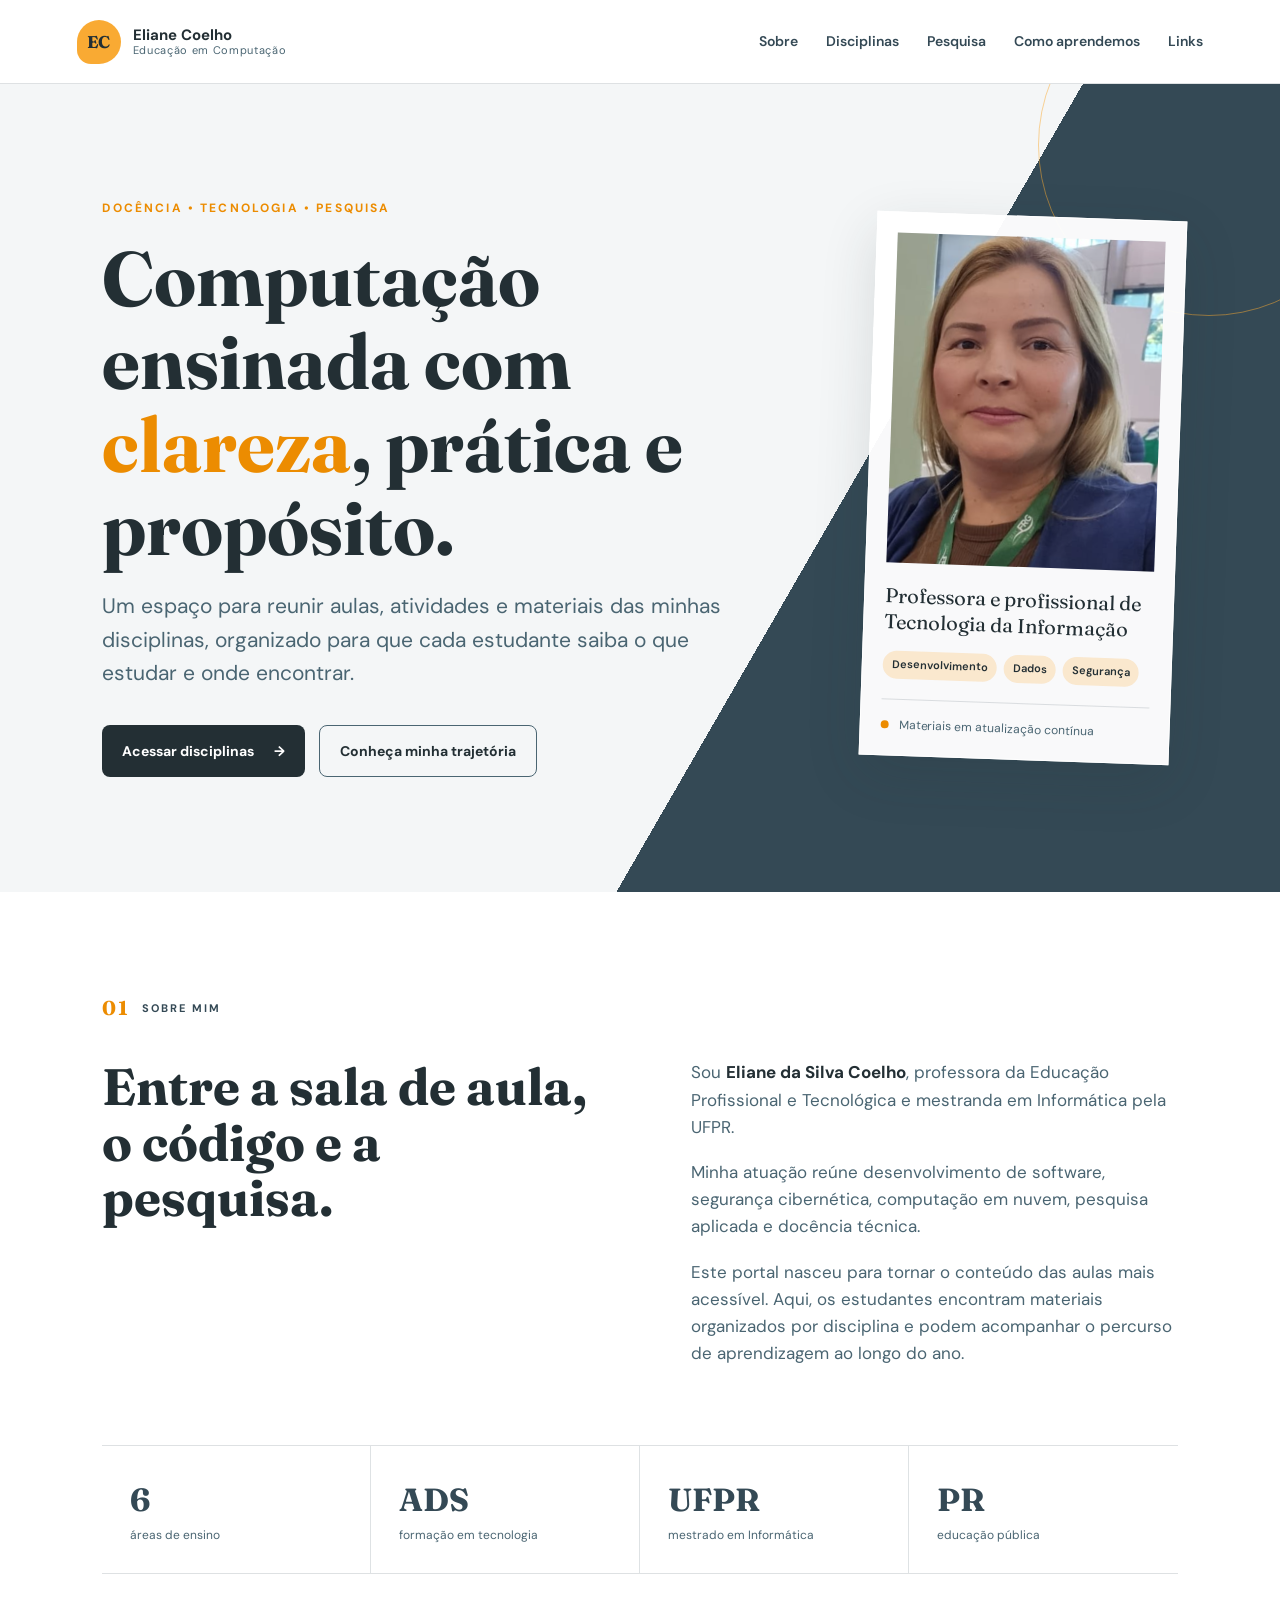
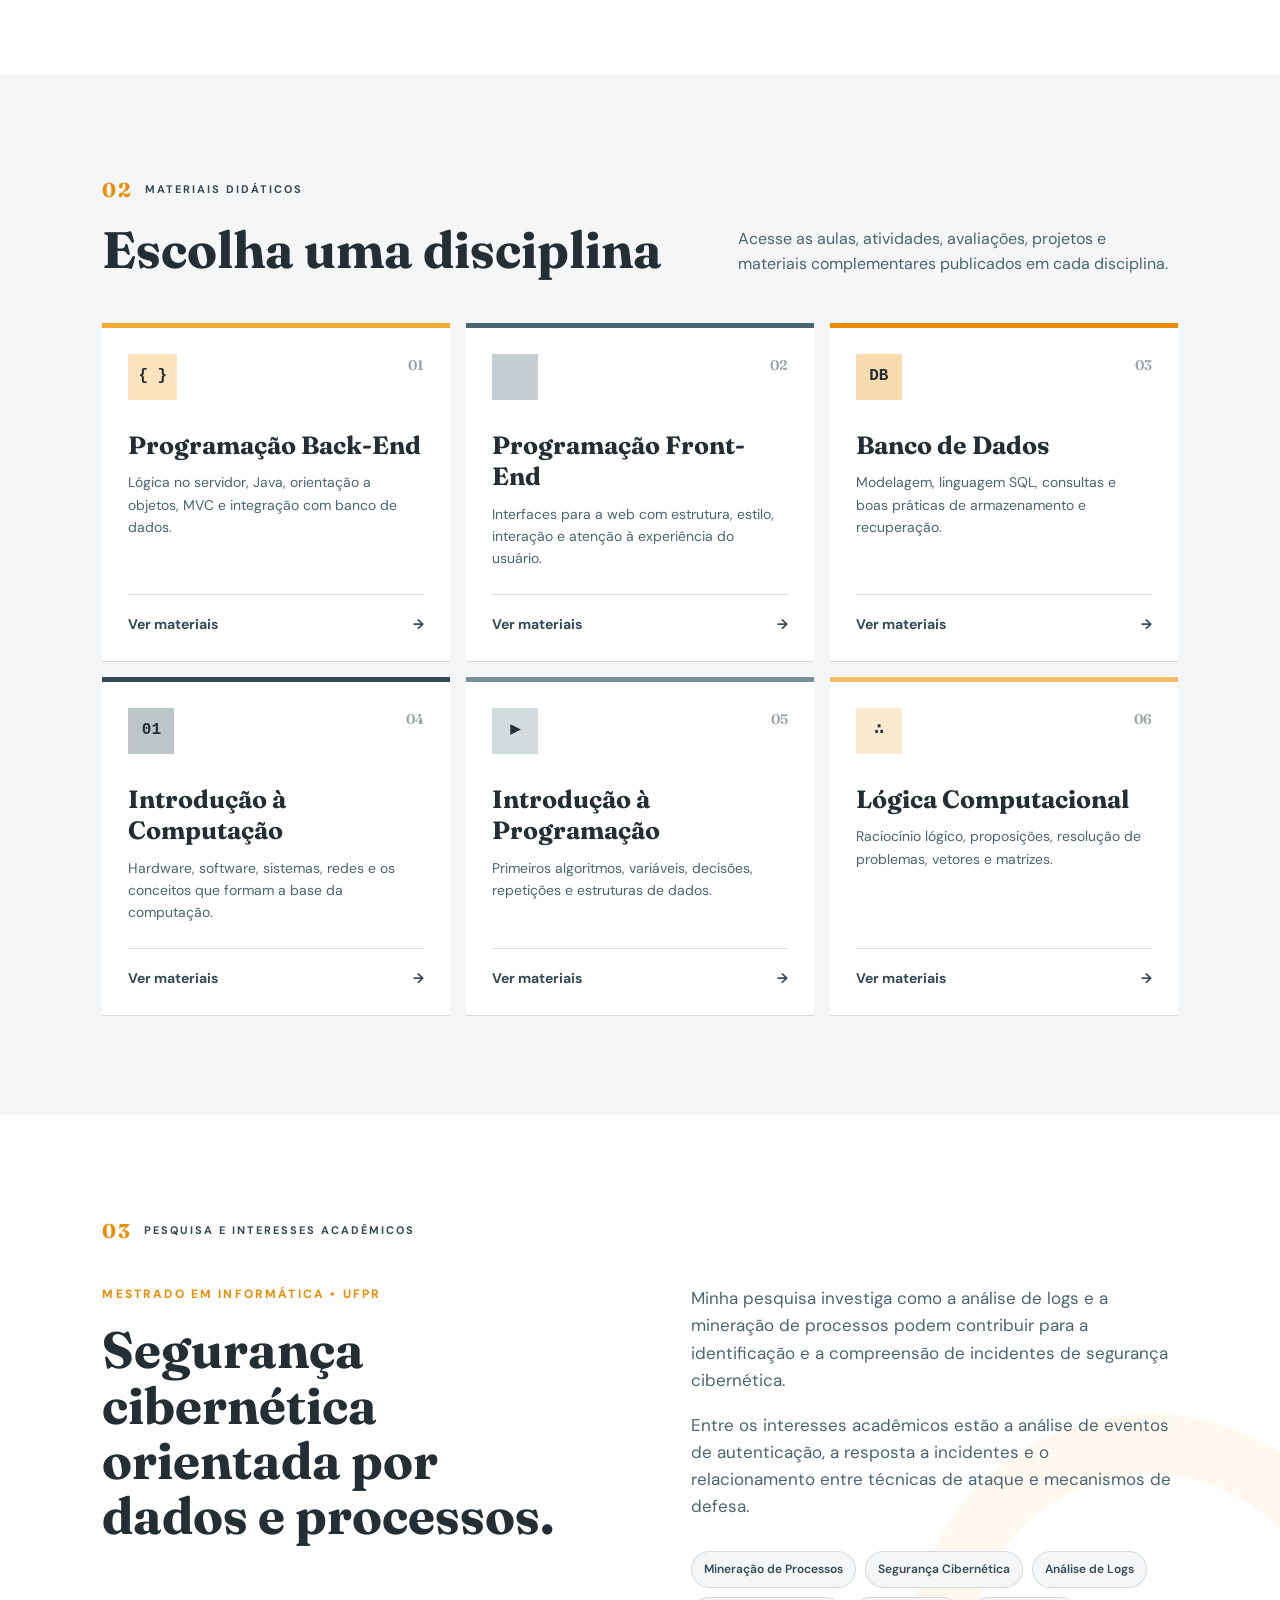
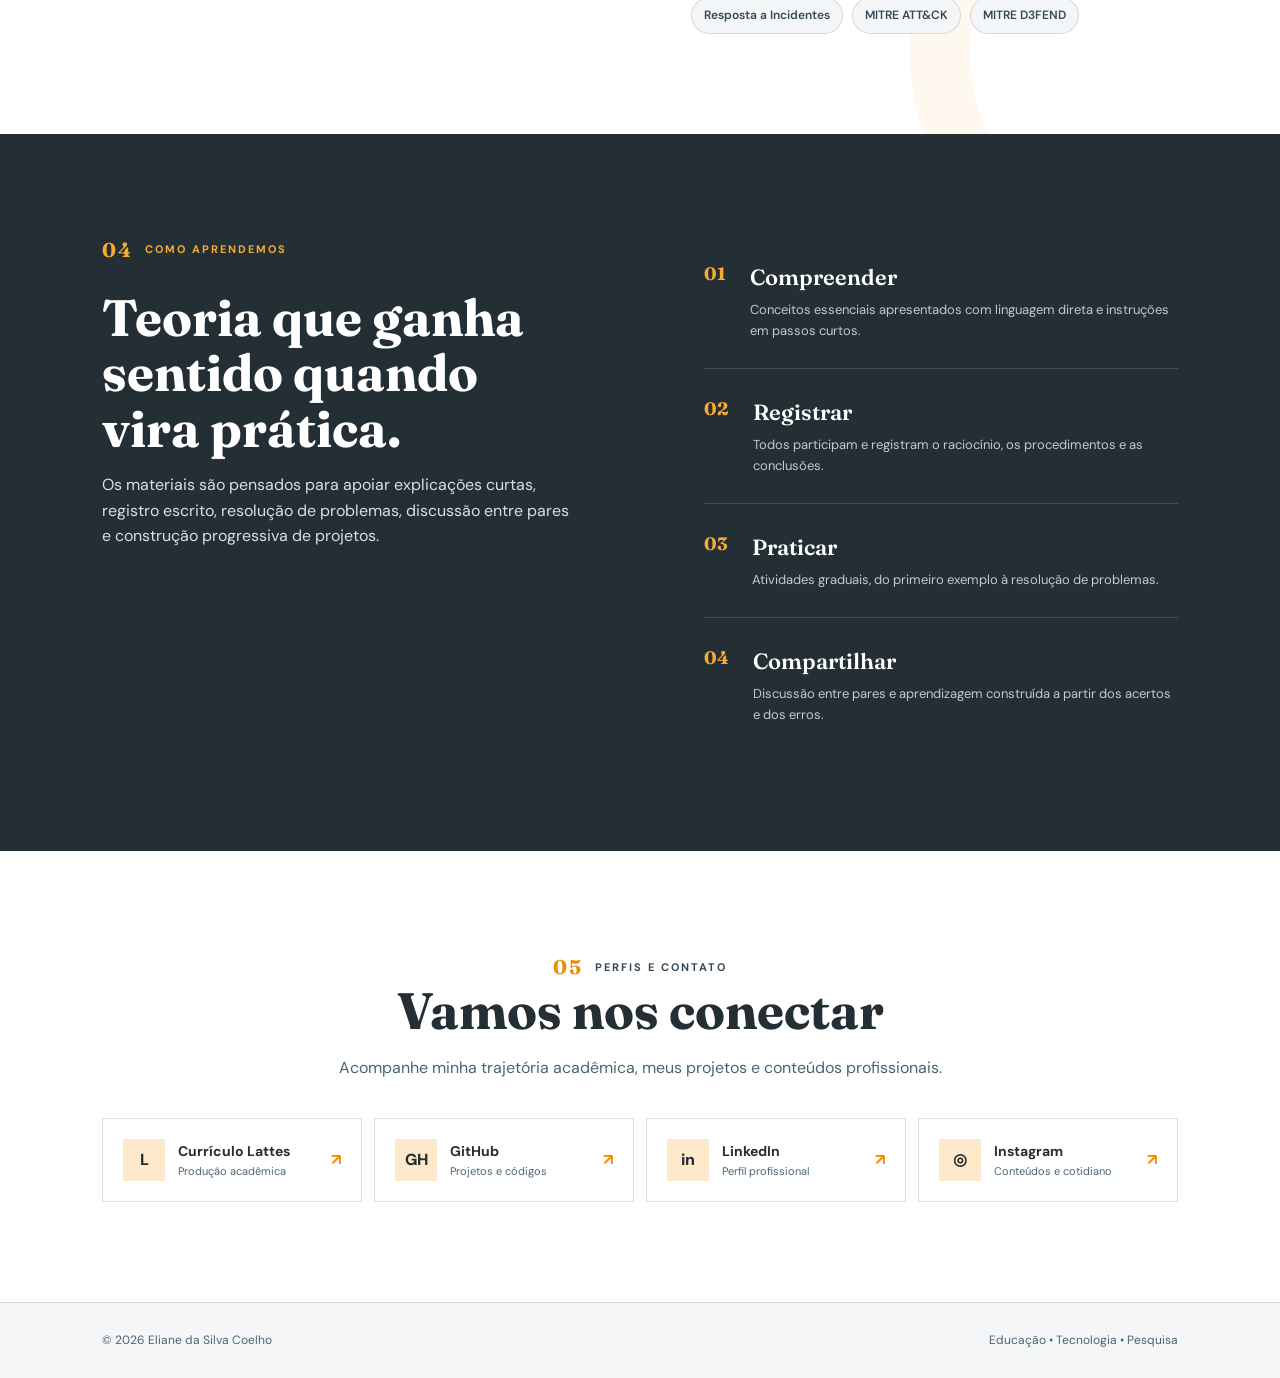
<file: index.html>
<!doctype html>
<html lang="pt-BR">
<head>
  <meta charset="utf-8">

  <meta
    name="viewport"
    content="width=device-width, initial-scale=1"
  >

  <meta
    name="description"
    content="Portal didático de Eliane da Silva Coelho — aulas, atividades e materiais de Computação."
  >

  <title>Prof.ª Eliane Coelho | Computação e Tecnologia</title>

  <link rel="preconnect" href="https://fonts.googleapis.com">

  <link
    rel="preconnect"
    href="https://fonts.gstatic.com"
    crossorigin
  >

  <link
    href="https://fonts.googleapis.com/css2?family=DM+Sans:wght@400;500;600;700&family=Fraunces:opsz,wght@9..144,600;9..144,700&display=swap"
    rel="stylesheet"
  >

  <link rel="stylesheet" href="styles.css">
</head>

<body>

  <a class="skip-link" href="#conteudo">
    Ir para o conteúdo
  </a>

  <header class="topbar">

    <a
      class="brand"
      href="#inicio"
      aria-label="Página inicial de Eliane Coelho"
    >
      <span class="brand-mark">EC</span>

      <span>
        <strong>Eliane Coelho</strong>
        <small>Educação em Computação</small>
      </span>
    </a>

    <button
      class="menu-button"
      aria-label="Abrir menu"
      aria-expanded="false"
    >
      ☰
    </button>

    <nav class="nav" aria-label="Navegação principal">
      <a href="#sobre">Sobre</a>
      <a href="#disciplinas">Disciplinas</a>
      <a href="#pesquisa">Pesquisa</a>
      <a href="#metodologia">Como aprendemos</a>
      <a href="#contato">Links</a>
    </nav>

  </header>

  <main id="conteudo">

    <!-- APRESENTAÇÃO -->

    <section class="hero" id="inicio">

      <div class="hero-copy">

        <p class="eyebrow">
          DOCÊNCIA • TECNOLOGIA • PESQUISA
        </p>

        <h1>
          Computação ensinada com
          <em>clareza</em>, prática e propósito.
        </h1>

        <p class="lead">
          Um espaço para reunir aulas, atividades e materiais
          das minhas disciplinas, organizado para que cada
          estudante saiba o que estudar e onde encontrar.
        </p>

        <div class="hero-actions">

          <a class="button primary" href="#disciplinas">
            Acessar disciplinas
            <span>→</span>
          </a>

          <a class="button secondary" href="#sobre">
            Conheça minha trajetória
          </a>

        </div>

      </div>

      <aside
        class="hero-card"
        aria-label="Resumo profissional"
      >

        <img
          class="portrait"
          src="eliane-coelho.png"
          alt="Eliane da Silva Coelho"
        >

        <p>
          Professora e profissional de Tecnologia da Informação
        </p>

        <div class="mini-tags">
          <span>Desenvolvimento</span>
          <span>Dados</span>
          <span>Segurança</span>
        </div>

        <div class="status">
          <i></i>
          Materiais em atualização contínua
        </div>

      </aside>

    </section>

    <!-- SOBRE MIM -->

    <section class="section intro" id="sobre">

      <div class="section-label">
        <span>01</span>
        SOBRE MIM
      </div>

      <div class="intro-grid">

        <h2>
          Entre a sala de aula, o código e a pesquisa.
        </h2>

        <div>

          <p>
            Sou <strong>Eliane da Silva Coelho</strong>,
            professora da Educação Profissional e Tecnológica
            e mestranda em Informática pela UFPR.
          </p>

          <p>
            Minha atuação reúne desenvolvimento de software,
            segurança cibernética, computação em nuvem,
            pesquisa aplicada e docência técnica.
          </p>

          <p>
            Este portal nasceu para tornar o conteúdo das aulas
            mais acessível. Aqui, os estudantes encontram
            materiais organizados por disciplina e podem
            acompanhar o percurso de aprendizagem ao longo
            do ano.
          </p>

        </div>

      </div>

      <div class="facts">

        <div>
          <strong>6</strong>
          <span>áreas de ensino</span>
        </div>

        <div>
          <strong>ADS</strong>
          <span>formação em tecnologia</span>
        </div>

        <div>
          <strong>UFPR</strong>
          <span>mestrado em Informática</span>
        </div>

        <div>
          <strong>PR</strong>
          <span>educação pública</span>
        </div>

      </div>

    </section>

    <!-- DISCIPLINAS -->

    <section class="section subjects" id="disciplinas">

      <div class="section-heading">

        <div>

          <div class="section-label">
            <span>02</span>
            MATERIAIS DIDÁTICOS
          </div>

          <h2>Escolha uma disciplina</h2>

        </div>

        <p>
          Acesse as aulas, atividades, avaliações, projetos
          e materiais complementares publicados em cada
          disciplina.
        </p>

      </div>

      <!-- Os cards serão criados automaticamente pelo app.js -->

      <div
        class="subject-grid"
        id="subjectGrid"
        aria-live="polite"
      ></div>

    </section>

    <!-- PESQUISA -->

    <section class="section research" id="pesquisa">

      <div class="section-label">
        <span>03</span>
        PESQUISA E INTERESSES ACADÊMICOS
      </div>

      <div class="research-grid">

        <div class="research-heading">

          <p class="eyebrow">
            MESTRADO EM INFORMÁTICA • UFPR
          </p>

          <h2>
            Segurança cibernética orientada por dados e processos.
          </h2>

        </div>

        <div class="research-content">

          <p>
            Minha pesquisa investiga como a análise de logs e
            a mineração de processos podem contribuir para a
            identificação e a compreensão de incidentes de
            segurança cibernética.
          </p>

          <p>
            Entre os interesses acadêmicos estão a análise de
            eventos de autenticação, a resposta a incidentes e
            o relacionamento entre técnicas de ataque e
            mecanismos de defesa.
          </p>

          <div class="research-topics">

            <span>Mineração de Processos</span>
            <span>Segurança Cibernética</span>
            <span>Análise de Logs</span>
            <span>Resposta a Incidentes</span>
            <span>MITRE ATT&amp;CK</span>
            <span>MITRE D3FEND</span>

          </div>

        </div>

      </div>

    </section>

    <!-- COMO APRENDEMOS -->

    <section
      class="section method"
      id="metodologia"
    >

      <div class="method-copy">

        <div class="section-label light">
          <span>04</span>
          COMO APRENDEMOS
        </div>

        <h2>
          Teoria que ganha sentido quando vira prática.
        </h2>

        <p>
          Os materiais são pensados para apoiar explicações
          curtas, registro escrito, resolução de problemas,
          discussão entre pares e construção progressiva
          de projetos.
        </p>

      </div>

      <div class="method-list">

        <div>
          <b>01</b>

          <span>
            <strong>Compreender</strong>

            <small>
              Conceitos essenciais apresentados com linguagem
              direta e instruções em passos curtos.
            </small>
          </span>
        </div>

        <div>
          <b>02</b>

          <span>
            <strong>Registrar</strong>

            <small>
              Todos participam e registram o raciocínio,
              os procedimentos e as conclusões.
            </small>
          </span>
        </div>

        <div>
          <b>03</b>

          <span>
            <strong>Praticar</strong>

            <small>
              Atividades graduais, do primeiro exemplo
              à resolução de problemas.
            </small>
          </span>
        </div>

        <div>
          <b>04</b>

          <span>
            <strong>Compartilhar</strong>

            <small>
              Discussão entre pares e aprendizagem construída
              a partir dos acertos e dos erros.
            </small>
          </span>
        </div>

      </div>

    </section>

    <!-- PERFIS PROFISSIONAIS -->

    <section class="section links" id="contato">

      <div class="section-label">
        <span>05</span>
        PERFIS E CONTATO
      </div>

      <h2>Vamos nos conectar</h2>

      <p>
        Acompanhe minha trajetória acadêmica,
        meus projetos e conteúdos profissionais.
      </p>

      <!-- Os links serão criados pelo content.js e app.js -->

      <div
        class="social-grid"
        id="socialGrid"
      ></div>

    </section>

  </main>

  <footer>

    <span>
      © <span id="year"></span>
      Eliane da Silva Coelho
    </span>

    <span>
      Educação • Tecnologia • Pesquisa
    </span>

  </footer>

  <!--
    content.js:
    informações das disciplinas e links pessoais.

    materiais.js:
    cadastro de aulas, atividades e avaliações.

    app.js:
    criação automática dos cards e funcionamento do menu.
  -->

  <script src="content.js"></script>
<script src="planos.js"></script>
<script src="materiais.js"></script>
<script src="app.js"></script>

</body>
</html>
</file>
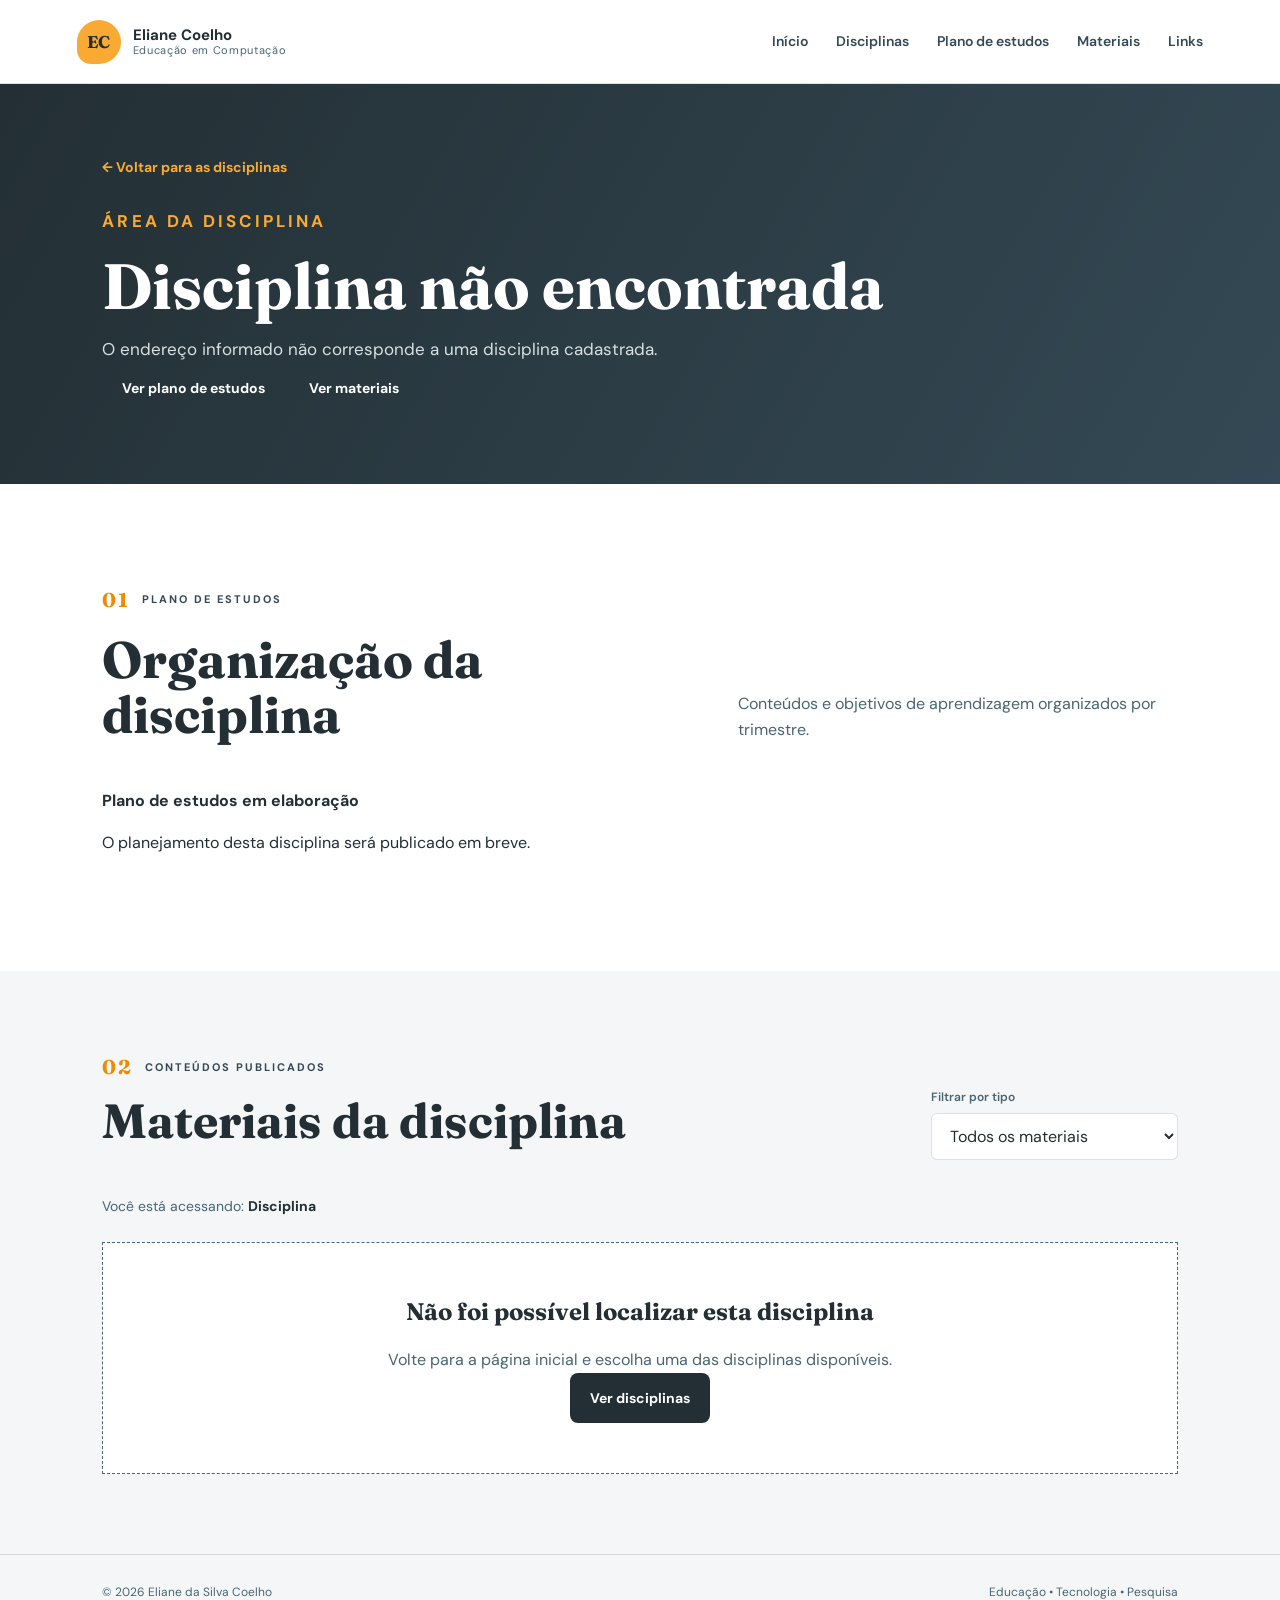
<file: disciplina.html>
<!doctype html>

<html lang="pt-BR">

<head>

  <meta charset="utf-8">

  <meta
    name="viewport"
    content="width=device-width, initial-scale=1"
  >

  <meta
    name="description"
    content="Planos de estudo, aulas, atividades e materiais das disciplinas da Prof.ª Eliane Coelho."
  >

  <title>
    Disciplina | Prof.ª Eliane Coelho
  </title>

  <link
    rel="preconnect"
    href="https://fonts.googleapis.com"
  >

  <link
    rel="preconnect"
    href="https://fonts.gstatic.com"
    crossorigin
  >

  <link
    href="https://fonts.googleapis.com/css2?family=DM+Sans:wght@400;500;600;700&family=Fraunces:opsz,wght@9..144,600;9..144,700&display=swap"
    rel="stylesheet"
  >

  <link rel="stylesheet" href="styles.css">

</head>

<body>

  <a class="skip-link" href="#conteudo">
    Ir para o conteúdo
  </a>

  <!-- CABEÇALHO -->

  <header class="topbar">

    <a
      class="brand"
      href="index.html"
      aria-label="Voltar para a página inicial"
    >

      <span class="brand-mark">
        EC
      </span>

      <span>

        <strong>
          Eliane Coelho
        </strong>

        <small>
          Educação em Computação
        </small>

      </span>

    </a>

    <button
      class="menu-button"
      type="button"
      aria-label="Abrir menu"
      aria-expanded="false"
    >
      ☰
    </button>

    <nav
      class="nav"
      aria-label="Navegação principal"
    >

      <a href="index.html">
        Início
      </a>

      <a href="index.html#disciplinas">
        Disciplinas
      </a>

      <a href="#plano-de-estudos">
        Plano de estudos
      </a>

      <a href="#materiais">
        Materiais
      </a>

      <a href="index.html#contato">
        Links
      </a>

    </nav>

  </header>

  <main id="conteudo">

    <!-- APRESENTAÇÃO DA DISCIPLINA -->

    <section class="discipline-header">

      <a
        class="back-link"
        href="index.html#disciplinas"
      >
        ← Voltar para as disciplinas
      </a>

      <p class="eyebrow">
        ÁREA DA DISCIPLINA
      </p>

      <h1 id="disciplineTitle">
        Carregando disciplina...
      </h1>

      <p id="disciplineDescription">
        Aguarde enquanto as informações são carregadas.
      </p>

      <div class="discipline-actions">

        <a
          class="button discipline-button-primary"
          href="#plano-de-estudos"
        >
          Ver plano de estudos
        </a>

        <a
          class="button discipline-button-secondary"
          href="#materiais"
        >
          Ver materiais
        </a>

      </div>

    </section>

    <!-- PLANO DE ESTUDOS -->

    <section
      class="section study-plan-section"
      id="plano-de-estudos"
    >

      <div class="section-heading">

        <div>

          <div class="section-label">

            <span>01</span>

            PLANO DE ESTUDOS

          </div>

          <h2>
            Organização da disciplina
          </h2>

        </div>

        <p>
          Conteúdos e objetivos de aprendizagem
          organizados por trimestre.
        </p>

      </div>

      <!--
        A apresentação e a carga horária serão
        carregadas automaticamente pelo planos.js.
      -->

      <div
        class="study-plan-intro"
        id="studyPlanIntro"
      ></div>

      <!--
        Os trimestres cadastrados no planos.js
        serão inseridos neste espaço.
      -->

      <div
        class="study-plan-grid"
        id="studyPlanGrid"
        aria-live="polite"
      >

        <div class="empty-plan">

          <strong>
            Carregando plano de estudos...
          </strong>

          <p>
            Aguarde alguns instantes.
          </p>

        </div>

      </div>

    </section>

    <!-- MATERIAIS -->

    <section
      class="materials-section"
      id="materiais"
    >

      <div class="materials-toolbar">

        <div>

          <div class="section-label">

            <span>02</span>

            CONTEÚDOS PUBLICADOS

          </div>

          <h2>
            Materiais da disciplina
          </h2>

        </div>

        <div class="filter-container">

          <label for="materialFilter">
            Filtrar por tipo
          </label>

          <select
            class="material-filter"
            id="materialFilter"
          >

            <option value="todos">
              Todos os materiais
            </option>

            <option value="slides">
              Slides
            </option>

            <option value="aula">
              Aulas
            </option>

            <option value="atividade">
              Atividades
            </option>

            <option value="avaliacao">
              Avaliações
            </option>

            <option value="material-complementar">
              Materiais complementares
            </option>

          </select>

        </div>

      </div>

      <p class="discipline-indicator">

        Você está acessando:

        <strong id="disciplineName">
          Disciplina
        </strong>

      </p>

      <!--
        Os materiais cadastrados no materiais.js
        serão inseridos neste espaço.
      -->

      <div
        class="materials-grid"
        id="materialsGrid"
        aria-live="polite"
      >

        <div class="empty-materials">

          <strong>
            Carregando materiais...
          </strong>

          <p>
            Aguarde alguns instantes.
          </p>

        </div>

      </div>

    </section>

  </main>

  <!-- RODAPÉ -->

  <footer>

    <span>

      © <span id="year"></span>

      Eliane da Silva Coelho

    </span>

    <span>
      Educação • Tecnologia • Pesquisa
    </span>

  </footer>

  <!--
    A ordem dos arquivos é importante:

    1. content.js carrega as disciplinas;
    2. planos.js carrega os planos de estudo;
    3. materiais.js carrega as aulas e atividades;
    4. app.js monta e controla a página.
  -->

  <script src="content.js"></script>
  <script src="planos.js"></script>
  <script src="materiais.js"></script>
  <script src="app.js"></script>

</body>

</html>
</file>
<file: styles.css>
/* =========================================================
   PALETA E CONFIGURAÇÕES GERAIS
   ========================================================= */

:root {
  --laranja: #f9aa33;
  --laranja-escuro: #ec8c01;
  --azul-claro: #4a6572;
  --grafite: #232f34;
  --azul-escuro: #344955;
  --branco: #ffffff;

  --cinza-claro: #f4f6f7;
  --cinza-medio: #e7ecee;
  --texto-secundario: #60727b;

  --linha: rgba(52, 73, 85, 0.16);
  --sombra: 0 18px 55px rgba(35, 47, 52, 0.14);
  --sombra-leve: 0 10px 30px rgba(35, 47, 52, 0.09);

  --largura-maxima: 1280px;
  --raio: 10px;
}

/* =========================================================
   RESET
   ========================================================= */

* {
  box-sizing: border-box;
}

html {
  scroll-behavior: smooth;
  scroll-padding-top: 100px;
}

body {
  margin: 0;
  background: var(--branco);
  color: var(--grafite);
  font-family: "DM Sans", sans-serif;
  line-height: 1.6;
}

img {
  display: block;
  max-width: 100%;
}

button,
input,
select,
textarea {
  font: inherit;
}

a {
  color: inherit;
}

.skip-link {
  position: absolute;
  top: -70px;
  left: 20px;
  z-index: 1000;
  padding: 10px 16px;
  background: var(--grafite);
  color: var(--branco);
  text-decoration: none;
}

.skip-link:focus {
  top: 10px;
}

/* =========================================================
   CABEÇALHO
   ========================================================= */

.topbar {
  position: sticky;
  top: 0;
  z-index: 100;

  min-height: 84px;
  padding: 0 clamp(24px, 6vw, 88px);

  display: flex;
  align-items: center;
  justify-content: space-between;
  gap: 30px;

  background: rgba(255, 255, 255, 0.94);
  border-bottom: 1px solid var(--linha);
  backdrop-filter: blur(12px);
}

.brand {
  display: flex;
  align-items: center;
  gap: 12px;

  color: var(--grafite);
  text-decoration: none;
}

.brand-mark {
  width: 44px;
  height: 44px;

  display: grid;
  place-items: center;

  background: var(--laranja);
  color: var(--grafite);

  border-radius: 50% 50% 50% 14px;

  font-family: "Fraunces", serif;
  font-size: 17px;
  font-weight: 700;
}

.brand > span:last-child {
  display: flex;
  flex-direction: column;
  line-height: 1.2;
}

.brand strong {
  font-size: 15px;
}

.brand small {
  color: var(--azul-claro);
  font-size: 11px;
  letter-spacing: 0.06em;
}

.nav {
  display: flex;
  align-items: center;
  gap: 28px;
}

.nav a {
  position: relative;

  color: var(--azul-escuro);
  font-size: 14px;
  font-weight: 600;
  text-decoration: none;
}

.nav a::after {
  content: "";

  position: absolute;
  right: 0;
  bottom: -8px;
  left: 0;

  height: 2px;

  background: var(--laranja);
  transform: scaleX(0);
  transform-origin: center;
  transition: transform 0.2s ease;
}

.nav a:hover {
  color: var(--laranja-escuro);
}

.nav a:hover::after {
  transform: scaleX(1);
}

.menu-button {
  display: none;

  padding: 8px;
  border: 0;
  background: transparent;
  color: var(--grafite);

  font-size: 25px;
  cursor: pointer;
}

/* =========================================================
   APRESENTAÇÃO
   ========================================================= */

.hero {
  position: relative;
  min-height: 680px;
  padding:
    clamp(60px, 9vw, 120px)
    clamp(24px, 8vw, 120px);

  display: grid;
  grid-template-columns: minmax(0, 1.5fr) minmax(300px, 0.7fr);
  align-items: center;
  gap: 8vw;

  background:
    linear-gradient(
      120deg,
      var(--cinza-claro) 0%,
      var(--cinza-claro) 62%,
      var(--azul-escuro) 62%,
      var(--azul-escuro) 100%
    );

  overflow: hidden;
}

.hero::before {
  content: "";

  position: absolute;
  top: -110px;
  right: -100px;

  width: 340px;
  height: 340px;

  border: 1px solid rgba(249, 170, 51, 0.5);
  border-radius: 50%;
}

.hero-copy {
  position: relative;
  z-index: 1;
}

.eyebrow {
  margin: 0;

  color: var(--laranja-escuro);
  font-size: 12px;
  font-weight: 700;
  letter-spacing: 0.18em;
}

.hero h1,
.section h2 {
  font-family: "Fraunces", serif;
  color: var(--grafite);
  line-height: 1.08;
}

.hero h1 {
  max-width: 900px;
  margin: 20px 0;

  font-size: clamp(46px, 6vw, 82px);
}

.hero h1 em {
  color: var(--laranja-escuro);
  font-style: normal;
}

.lead {
  max-width: 700px;
  margin: 0;

  color: var(--azul-claro);
  font-size: clamp(17px, 1.7vw, 21px);
}

.hero-actions {
  margin-top: 34px;

  display: flex;
  flex-wrap: wrap;
  gap: 14px;
}

.button {
  padding: 14px 20px;

  display: inline-flex;
  align-items: center;
  justify-content: center;

  border-radius: 8px;

  font-size: 14px;
  font-weight: 700;
  text-decoration: none;

  transition:
    transform 0.2s ease,
    box-shadow 0.2s ease,
    background 0.2s ease;
}

.button:hover {
  transform: translateY(-2px);
}

.button.primary {
  background: var(--grafite);
  color: var(--branco);
}

.button.primary:hover {
  background: var(--azul-escuro);
  box-shadow: var(--sombra-leve);
}

.button.primary span {
  margin-left: 20px;
}

.button.secondary {
  border: 1px solid var(--azul-claro);
  color: var(--grafite);
}

.button.secondary:hover {
  border-color: var(--laranja-escuro);
  background: var(--branco);
}

/* =========================================================
   CARTÃO DA FOTO
   ========================================================= */

.hero-card {
  position: relative;
  z-index: 1;

  width: 100%;
  max-width: 370px;
  padding: 20px;

  justify-self: center;

  background: rgba(255, 255, 255, 0.97);
  border: 1px solid var(--branco);
  box-shadow: var(--sombra);

  transform: rotate(2deg);
}

.portrait {
  width: 100%;
  height: 330px;

  object-fit: cover;
  object-position: center 25%;

  background: var(--cinza-medio);
}

.hero-card > p {
  margin: 20px 0 16px;

  color: var(--grafite);
  font-family: "Fraunces", serif;
  font-size: 20px;
  line-height: 1.3;
}

.mini-tags {
  display: flex;
  flex-wrap: wrap;
  gap: 7px;
}

.mini-tags span {
  padding: 5px 9px;

  background: rgba(249, 170, 51, 0.22);
  border-radius: 20px;

  color: var(--grafite);
  font-size: 11px;
  font-weight: 600;
}

.status {
  margin-top: 20px;
  padding-top: 16px;

  border-top: 1px solid var(--linha);

  color: var(--azul-claro);
  font-size: 12px;
}

.status i {
  width: 8px;
  height: 8px;
  margin-right: 7px;

  display: inline-block;

  background: var(--laranja-escuro);
  border-radius: 50%;
}

/* =========================================================
   CONFIGURAÇÃO DAS SEÇÕES
   ========================================================= */

.section {
  padding:
    100px
    clamp(24px, 8vw, 120px);
}

.section-label {
  display: flex;
  align-items: center;
  gap: 12px;

  color: var(--azul-escuro);
  font-size: 11px;
  font-weight: 700;
  letter-spacing: 0.18em;
}

.section-label span {
  color: var(--laranja-escuro);
  font-family: "Fraunces", serif;
  font-size: 20px;
}

.section h2 {
  margin: 0;

  font-size: clamp(36px, 4vw, 58px);
}

/* =========================================================
   SOBRE MIM
   ========================================================= */

.intro-grid {
  margin-top: 35px;

  display: grid;
  grid-template-columns: 1fr 1fr;
  gap: 8vw;
}

.intro-grid p {
  margin: 0 0 18px;

  color: var(--azul-claro);
  font-size: 17px;
}

.intro-grid strong {
  color: var(--grafite);
}

.facts {
  margin-top: 60px;

  display: grid;
  grid-template-columns: repeat(4, 1fr);

  border-top: 1px solid var(--linha);
  border-bottom: 1px solid var(--linha);
}

.facts div {
  padding: 28px;

  display: flex;
  flex-direction: column;

  border-right: 1px solid var(--linha);
}

.facts div:last-child {
  border-right: 0;
}

.facts strong {
  color: var(--azul-escuro);
  font-family: "Fraunces", serif;
  font-size: 32px;
  font-weight: 700;
}

.facts span {
  color: var(--azul-claro);
  font-size: 12px;
}

/* =========================================================
   DISCIPLINAS
   ========================================================= */

.subjects {
  background: var(--cinza-claro);
}

.section-heading {
  margin-bottom: 46px;

  display: flex;
  align-items: flex-end;
  justify-content: space-between;
  gap: 40px;
}

.section-heading h2 {
  margin-top: 16px;
}

.section-heading > p {
  max-width: 440px;
  margin: 0;

  color: var(--azul-claro);
}

.subject-grid {
  display: grid;
  grid-template-columns: repeat(3, 1fr);
  gap: 16px;
}

.subject-card {
  --accent: var(--laranja);

  min-height: 320px;
  padding: 26px;

  display: flex;
  flex-direction: column;

  background: var(--branco);
  border-top: 5px solid var(--accent);

  box-shadow: 0 1px 0 var(--linha);

  transition:
    transform 0.25s ease,
    box-shadow 0.25s ease;
}

.subject-card:hover {
  transform: translateY(-5px);
  box-shadow: var(--sombra);
}

.subject-card.green {
  --accent: var(--laranja);
}

.subject-card.rose {
  --accent: var(--azul-claro);
}

.subject-card.sand {
  --accent: var(--laranja-escuro);
}

.subject-card.blue {
  --accent: var(--azul-escuro);
}

.subject-card.plum {
  --accent: #78909b;
}

.subject-card.coral {
  --accent: #f4bd68;
}

.card-top {
  display: flex;
  justify-content: space-between;
}

.subject-icon {
  min-width: 46px;
  height: 46px;
  padding: 0 10px;

  display: grid;
  place-items: center;

  background:
    color-mix(
      in srgb,
      var(--accent),
      var(--branco) 68%
    );

  color: var(--grafite);
  font-family: monospace;
  font-size: 16px;
  font-weight: 700;
}

.card-number {
  color: #94a1a6;
  font-family: "Fraunces", serif;
  font-size: 14px;
  font-weight: 600;
}

.subject-card h3 {
  margin: 30px 0 10px;

  color: var(--grafite);
  font-family: "Fraunces", serif;
  font-size: 25px;
  line-height: 1.25;
}

.subject-card p {
  margin: 0 0 24px;

  color: var(--azul-claro);
  font-size: 14px;
}

.card-link {
  width: 100%;
  margin-top: auto;
  padding: 18px 0 0;

  display: flex;
  justify-content: space-between;
  align-items: center;

  background: transparent;
  border: 0;
  border-top: 1px solid var(--linha);

  color: var(--azul-escuro);
  font-size: 14px;
  font-weight: 700;
  text-decoration: none;

  cursor: pointer;
}

.card-link:hover {
  color: var(--laranja-escuro);
}

/* =========================================================
   PESQUISA
   ========================================================= */

.research {
  position: relative;
  background: var(--branco);
  overflow: hidden;
}

.research::after {
  content: "";

  position: absolute;
  right: -110px;
  bottom: -160px;

  width: 360px;
  height: 360px;

  border: 60px solid rgba(249, 170, 51, 0.08);
  border-radius: 50%;
}

.research-grid {
  position: relative;
  z-index: 1;

  margin-top: 38px;

  display: grid;
  grid-template-columns: 1fr 1fr;
  gap: 8vw;
}

.research-heading h2 {
  margin-top: 18px;
}

.research-content p {
  margin: 0 0 18px;

  color: var(--azul-claro);
  font-size: 17px;
}

.research-topics {
  margin-top: 30px;

  display: flex;
  flex-wrap: wrap;
  gap: 9px;
}

.research-topics span {
  padding: 8px 12px;

  background: var(--cinza-claro);
  border: 1px solid var(--linha);
  border-radius: 20px;

  color: var(--azul-escuro);
  font-size: 12px;
  font-weight: 600;
}

/* =========================================================
   COMO APRENDEMOS
   ========================================================= */

.method {
  display: grid;
  grid-template-columns: 1fr 1fr;
  gap: 10vw;

  background: var(--grafite);
  color: var(--branco);
}

.section-label.light {
  color: var(--laranja);
}

.section-label.light span {
  color: var(--laranja);
}

.method h2 {
  margin-top: 24px;
  color: var(--branco);
}

.method-copy p {
  max-width: 600px;

  color: #d8e0e3;
}

.method-list > div {
  padding: 26px 0;

  display: flex;
  gap: 24px;

  border-bottom: 1px solid rgba(255, 255, 255, 0.15);
}

.method-list > div:last-child {
  border-bottom: 0;
}

.method-list b {
  color: var(--laranja);
  font-family: "Fraunces", serif;
  font-size: 18px;
}

.method-list span {
  display: flex;
  flex-direction: column;
}

.method-list strong {
  color: var(--branco);
  font-family: "Fraunces", serif;
  font-size: 22px;
  font-weight: 600;
}

.method-list small {
  margin-top: 5px;

  color: #bfcbd0;
  font-size: 13px;
}

/* =========================================================
   LINKS E REDES SOCIAIS
   ========================================================= */

.links {
  text-align: center;
}

.links .section-label {
  justify-content: center;
}

.links > p {
  color: var(--azul-claro);
}

.social-grid {
  margin-top: 38px;

  display: grid;
  grid-template-columns: repeat(4, 1fr);
  gap: 12px;

  text-align: left;
}

.social-card {
  padding: 20px;

  display: flex;
  align-items: center;
  gap: 13px;

  border: 1px solid var(--linha);

  color: var(--grafite);
  text-decoration: none;

  transition:
    transform 0.2s ease,
    border-color 0.2s ease,
    box-shadow 0.2s ease;
}

.social-card:hover {
  border-color: var(--laranja);
  box-shadow: var(--sombra-leve);
  transform: translateY(-3px);
}

.social-icon {
  width: 42px;
  height: 42px;

  display: grid;
  flex-shrink: 0;
  place-items: center;

  background: rgba(249, 170, 51, 0.25);

  color: var(--grafite);
  font-weight: 800;
}

.social-card > span:nth-child(2) {
  display: flex;
  flex-direction: column;
}

.social-card strong {
  font-size: 14px;
}

.social-card small {
  color: var(--azul-claro);
  font-size: 11px;
}

.social-card b {
  margin-left: auto;
  color: var(--laranja-escuro);
}

/* =========================================================
   RODAPÉ
   ========================================================= */

footer {
  padding:
    28px
    clamp(24px, 8vw, 120px);

  display: flex;
  justify-content: space-between;
  gap: 20px;

  background: var(--cinza-claro);
  border-top: 1px solid var(--linha);

  color: var(--azul-claro);
  font-size: 12px;
}

/* =========================================================
   PÁGINA DA DISCIPLINA
   Estes estilos serão usados em disciplina.html
   ========================================================= */

.discipline-header {
  padding:
    70px
    clamp(24px, 8vw, 120px);

  background:
    linear-gradient(
      120deg,
      var(--grafite),
      var(--azul-escuro)
    );

  color: var(--branco);
}

.discipline-header .eyebrow {
  color: var(--laranja);
}

.discipline-header h1 {
  max-width: 850px;
  margin: 15px 0;

  color: var(--branco);
  font-family: "Fraunces", serif;
  font-size: clamp(40px, 5vw, 68px);
  line-height: 1.1;
}

.discipline-header p {
  max-width: 700px;
  margin: 0;

  color: #d8e0e3;
  font-size: 17px;
}

.back-link {
  margin-bottom: 30px;

  display: inline-flex;
  align-items: center;
  gap: 8px;

  color: var(--laranja);
  font-size: 14px;
  font-weight: 700;
  text-decoration: none;
}

.back-link:hover {
  color: var(--branco);
}

.materials-section {
  min-height: 450px;
  padding:
    80px
    clamp(24px, 8vw, 120px);

  background: var(--cinza-claro);
}

.materials-toolbar {
  margin-bottom: 35px;

  display: flex;
  justify-content: space-between;
  align-items: flex-end;
  gap: 24px;
}

.materials-toolbar h2 {
  margin: 0;

  color: var(--grafite);
  font-family: "Fraunces", serif;
  font-size: clamp(32px, 4vw, 48px);
}

.material-filter {
  min-width: 210px;
  padding: 11px 14px;

  background: var(--branco);
  border: 1px solid var(--linha);
  border-radius: 6px;

  color: var(--grafite);
}

.materials-grid {
  display: grid;
  grid-template-columns: repeat(2, 1fr);
  gap: 16px;
}

.material-card {
  padding: 24px;

  display: grid;
  grid-template-columns: auto 1fr auto;
  align-items: center;
  gap: 18px;

  background: var(--branco);
  border-left: 5px solid var(--laranja);
  box-shadow: 0 1px 0 var(--linha);
}

.material-type {
  min-width: 58px;
  padding: 7px 9px;

  background: rgba(249, 170, 51, 0.2);
  border-radius: 4px;

  color: var(--grafite);
  font-size: 11px;
  font-weight: 700;
  text-align: center;
  text-transform: uppercase;
}

.material-info {
  display: flex;
  flex-direction: column;
}

.material-info strong {
  color: var(--grafite);
  font-size: 15px;
}

.material-info small {
  margin-top: 4px;
  color: var(--azul-claro);
}

.material-open {
  padding: 9px 12px;

  background: var(--grafite);
  border-radius: 5px;

  color: var(--branco);
  font-size: 12px;
  font-weight: 700;
  text-decoration: none;
}

.material-open:hover {
  background: var(--laranja-escuro);
}

.empty-materials {
  padding: 50px 30px;

  grid-column: 1 / -1;

  background: var(--branco);
  border: 1px dashed var(--azul-claro);

  text-align: center;
}

.empty-materials strong {
  display: block;

  color: var(--grafite);
  font-family: "Fraunces", serif;
  font-size: 24px;
}

.empty-materials p {
  margin-bottom: 0;
  color: var(--azul-claro);
}

/* =========================================================
   ACESSIBILIDADE
   ========================================================= */

a:focus-visible,
button:focus-visible,
select:focus-visible {
  outline: 3px solid var(--laranja);
  outline-offset: 4px;
}

/* =========================================================
   TABLETS
   ========================================================= */

@media (max-width: 980px) {
  .nav {
    display: none;

    position: absolute;
    top: 84px;
    right: 0;
    left: 0;

    padding: 25px;

    flex-direction: column;
    align-items: flex-start;

    background: var(--branco);
    box-shadow: var(--sombra);
  }

  .menu-open .nav {
    display: flex;
  }

  .menu-button {
    display: block;
  }

  .hero {
    grid-template-columns: 1fr;

    background:
      linear-gradient(
        145deg,
        var(--cinza-claro),
        var(--cinza-medio)
      );
  }

  .hero-card {
    max-width: 430px;
    justify-self: start;
    transform: none;
  }

  .intro-grid,
  .research-grid,
  .method {
    grid-template-columns: 1fr;
  }

  .subject-grid {
    grid-template-columns: repeat(2, 1fr);
  }

  .social-grid {
    grid-template-columns: repeat(2, 1fr);
  }

  .materials-grid {
    grid-template-columns: 1fr;
  }
}

/* =========================================================
   CELULARES
   ========================================================= */

@media (max-width: 620px) {
  html {
    scroll-padding-top: 80px;
  }

  .topbar {
    min-height: 72px;
    padding: 0 20px;
  }

  .brand small {
    display: none;
  }

  .nav {
    top: 72px;
  }

  .hero {
    min-height: auto;
    padding: 65px 22px;
  }

  .hero h1 {
    font-size: 43px;
  }

  .hero-card {
    width: 100%;
  }

  .portrait {
    height: 360px;
  }

  .section {
    padding: 70px 22px;
  }

  .intro-grid,
  .research-grid {
    gap: 28px;
  }

  .facts {
    grid-template-columns: repeat(2, 1fr);
  }

  .facts div {
    padding: 22px 14px;
  }

  .facts div:nth-child(2) {
    border-right: 0;
  }

  .section-heading {
    display: block;
  }

  .section-heading > p {
    margin-top: 18px;
  }

  .subject-grid,
  .social-grid {
    grid-template-columns: 1fr;
  }

  .method {
    gap: 30px;
  }

  .materials-toolbar {
    align-items: stretch;
    flex-direction: column;
  }

  .material-filter {
    width: 100%;
  }

  .material-card {
    grid-template-columns: auto 1fr;
  }

  .material-open {
    grid-column: 1 / -1;
    text-align: center;
  }

  footer {
    flex-direction: column;
  }
}

/* =========================================================
   REDUÇÃO DE MOVIMENTO
   ========================================================= */

@media (prefers-reduced-motion: reduce) {
  html {
    scroll-behavior: auto;
  }

  * {
    transition: none !important;
  }
}


.filter-container {
  display: flex;
  flex-direction: column;
  gap: 6px;
}

.filter-container label {
  color: var(--azul-claro);
  font-size: 12px;
  font-weight: 600;
}

.discipline-indicator {
  margin: 0 0 24px;
  color: var(--azul-claro);
  font-size: 14px;
}

.discipline-indicator strong {
  color: var(--grafite);
}

.material-info p {
  margin: 8px 0 0;
  color: var(--azul-claro);
  font-size: 13px;
}

.material-unavailable {
  background: var(--cinza-medio);
  color: var(--azul-claro);
  cursor: default;
}
</file>
